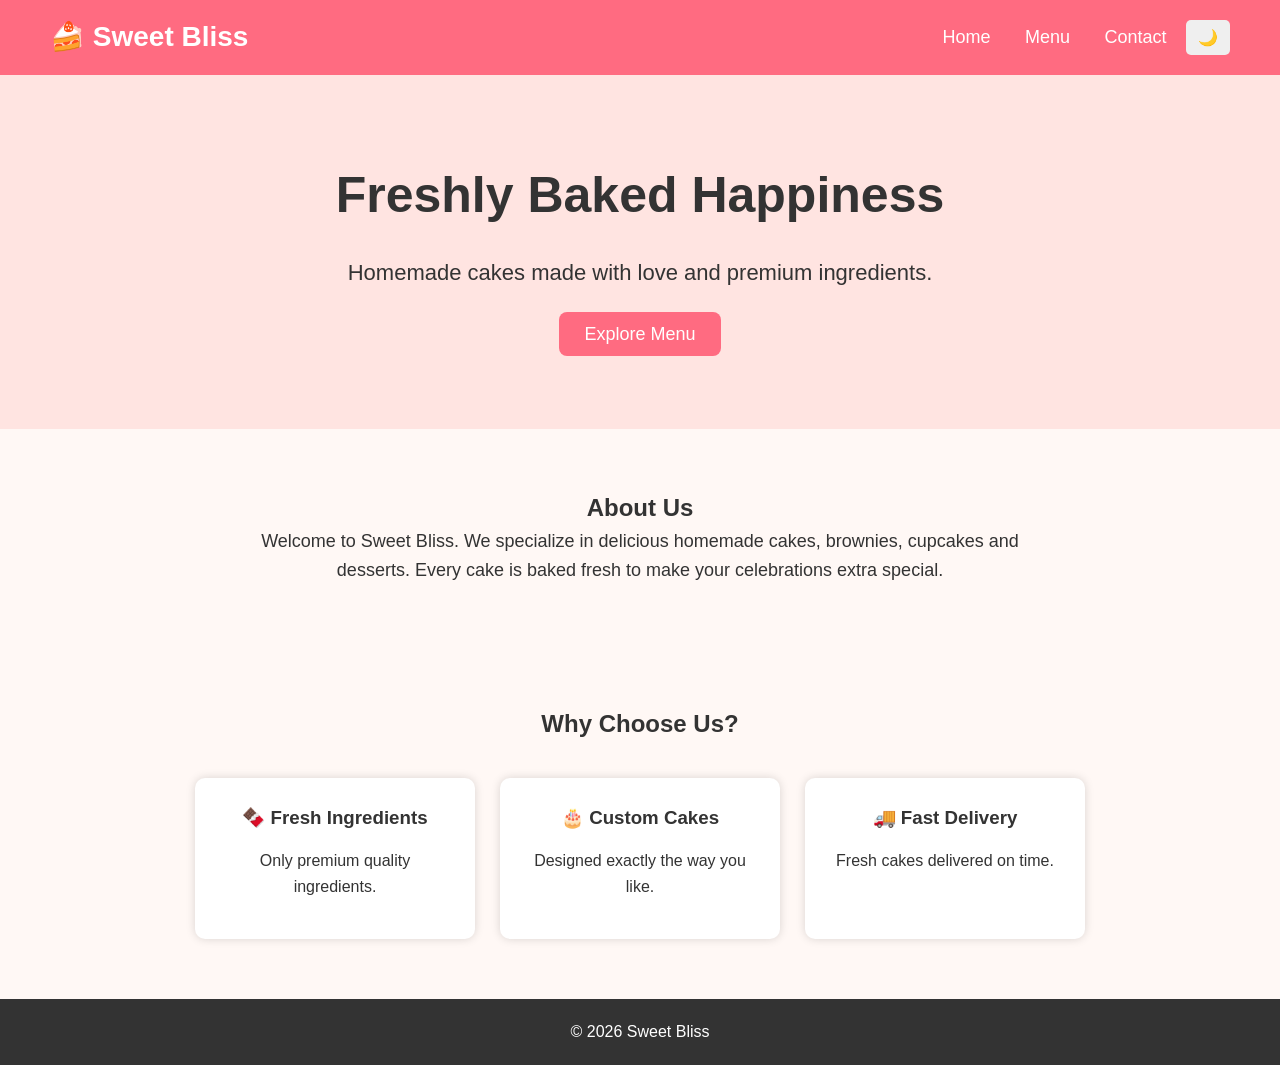
<file: SweetBliss_Assets/index.html>
<!DOCTYPE html>
<html lang="en">
<head>

    <meta charset="UTF-8">
    <meta name="viewport" content="width=device-width, initial-scale=1.0">

    <title>Sweet Bliss</title>

    <link rel="stylesheet" href="css/style.css">
</head>
<body>
<header>
    <div class="logo">
        🍰 Sweet Bliss
    </div>
    <nav>
        <a href="index.html">Home</a>
        <a href="menu.html">Menu</a>
        <a href="contact.html">Contact</a>
        <button onclick="darkMode()">🌙</button>
    </nav>
</header>

<section class="hero">
    <h1>Freshly Baked Happiness</h1>
    <p>
        Homemade cakes made with love and premium ingredients.
    </p>
    <a href="menu.html" class="btn">
        Explore Menu
    </a>
</section>
<section class="about">
    <h2>About Us</h2>
    <p>
        Welcome to Sweet Bliss.
        We specialize in delicious homemade cakes,
        brownies, cupcakes and desserts.

        Every cake is baked fresh to make your
        celebrations extra special.
    </p>
</section>
<section class="features">
    <h2>Why Choose Us?</h2>

<div class="cards">
<div class="card">
<h3>🍫 Fresh Ingredients</h3>
<p>Only premium quality ingredients.</p>
</div>

<div class="card">
<h3>🎂 Custom Cakes</h3>
<p>Designed exactly the way you like.</p>
</div>

<div class="card">
<h3>🚚 Fast Delivery</h3>
<p>Fresh cakes delivered on time.</p>
</div>
</div>
</section>

<footer><p>© 2026 Sweet Bliss</p></footer>

<script src="js/script.js"></script>

</body>
</html>
</file>
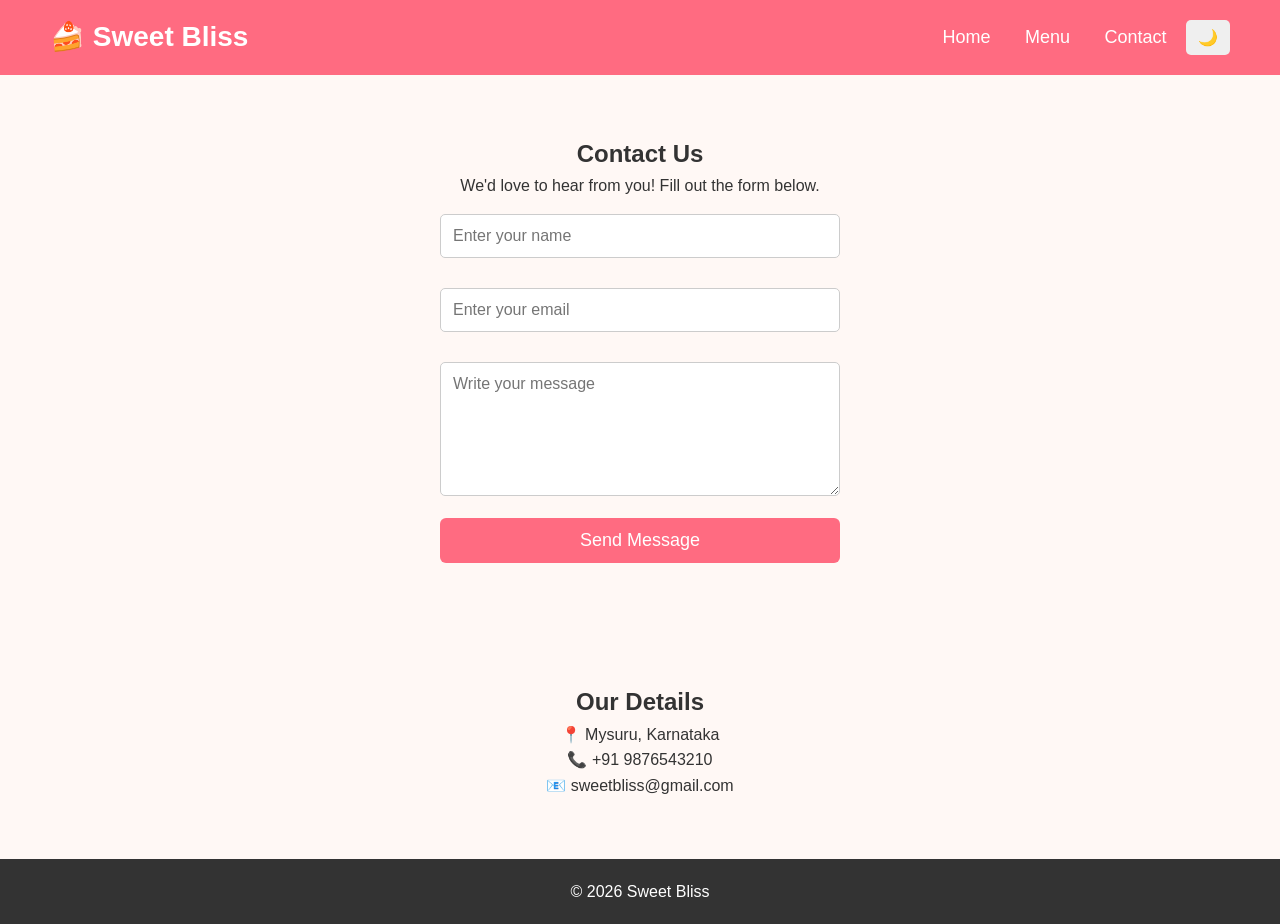
<file: SweetBliss_Assets/contact.html>
<!DOCTYPE html>
<html lang="en">

<head>

    <meta charset="UTF-8">
    <meta name="viewport" content="width=device-width, initial-scale=1.0">

    <title>Sweet Bliss - Contact</title>

    <link rel="stylesheet" href="css/style.css">

</head>

<body>

<header>

    <div class="logo">
        🍰 Sweet Bliss
    </div>

    <nav>

        <a href="index.html">Home</a>
        <a href="menu.html">Menu</a>
        <a href="contact.html">Contact</a>

        <button onclick="darkMode()">🌙</button>

    </nav>

</header>


<section class="contact">

<h1>Contact Us</h1>

<p>
We'd love to hear from you! Fill out the form below.
</p>

<form onsubmit="return validateForm()">

<input
type="text"
id="name"
placeholder="Enter your name">

<input
type="email"
id="email"
placeholder="Enter your email">

<textarea
id="message"
rows="6"
placeholder="Write your message"></textarea>

<button type="submit">
Send Message
</button>

</form>

</section>


<section class="details">

<h2>Our Details</h2>

<p>📍 Mysuru, Karnataka</p>

<p>📞 +91 9876543210</p>

<p>📧 sweetbliss@gmail.com</p>

</section>


<footer>

<p>

© 2026 Sweet Bliss

</p>

</footer>

<script src="js/script.js"></script>

</body>

</html>
</file>
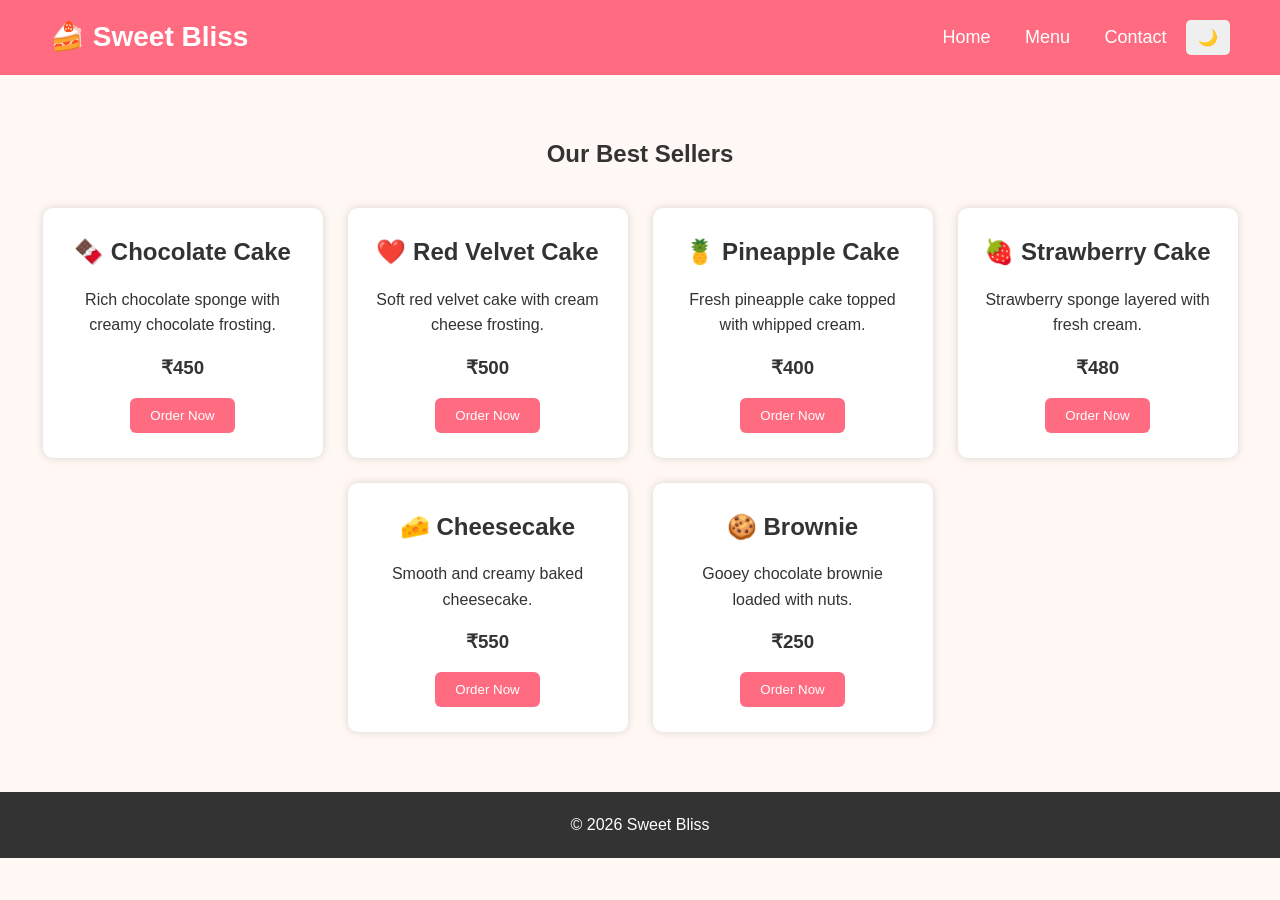
<file: SweetBliss_Assets/menu.html>
<!DOCTYPE html>
<html lang="en">

<head>
    <meta charset="UTF-8">
    <meta name="viewport" content="width=device-width, initial-scale=1.0">
    <title>Sweet Bliss - Menu</title>

    <link rel="stylesheet" href="css/style.css">
</head>

<body>

<header>

    <div class="logo">
        🍰 Sweet Bliss
    </div>

    <nav>

        <a href="index.html">Home</a>
        <a href="menu.html">Menu</a>
        <a href="contact.html">Contact</a>

        <button onclick="darkMode()">🌙</button>

    </nav>

</header>


<section class="menu">

    <h1>Our Best Sellers</h1>

    <div class="cards">

        <div class="card">

            <h2>🍫 Chocolate Cake</h2>

            <p>
                Rich chocolate sponge with creamy chocolate frosting.
            </p>

            <h3>₹450</h3>

            <button onclick="orderCake('Chocolate Cake')">
                Order Now
            </button>

        </div>


        <div class="card">

            <h2>❤️ Red Velvet Cake</h2>

            <p>
                Soft red velvet cake with cream cheese frosting.
            </p>

            <h3>₹500</h3>

            <button onclick="orderCake('Red Velvet Cake')">
                Order Now
            </button>

        </div>


        <div class="card">

            <h2>🍍 Pineapple Cake</h2>

            <p>
                Fresh pineapple cake topped with whipped cream.
            </p>

            <h3>₹400</h3>

            <button onclick="orderCake('Pineapple Cake')">
                Order Now
            </button>

        </div>


        <div class="card">

            <h2>🍓 Strawberry Cake</h2>

            <p>
                Strawberry sponge layered with fresh cream.
            </p>

            <h3>₹480</h3>

            <button onclick="orderCake('Strawberry Cake')">
                Order Now
            </button>

        </div>


        <div class="card">

            <h2>🧀 Cheesecake</h2>

            <p>
                Smooth and creamy baked cheesecake.
            </p>

            <h3>₹550</h3>

            <button onclick="orderCake('Cheesecake')">
                Order Now
            </button>

        </div>


        <div class="card">

            <h2>🍪 Brownie</h2>

            <p>
                Gooey chocolate brownie loaded with nuts.
            </p>

            <h3>₹250</h3>

            <button onclick="orderCake('Brownie')">
                Order Now
            </button>

        </div>

    </div>

</section>

<footer>

<p>

© 2026 Sweet Bliss

</p>

</footer>

<script src="js/script.js"></script>

</body>
</html>
</file>
<file: SweetBliss_Assets/css/style.css>
/* Reset */
* {
    margin: 0;
    padding: 0;
    box-sizing: border-box;
    font-family: Arial, Helvetica, sans-serif;
}

/* Body */
body {
    background: #fff8f5;
    color: #333;
    line-height: 1.6;
}

/* Header */
header {
    background: #ff6b81;
    color: white;
    display: flex;
    justify-content: space-between;
    align-items: center;
    padding: 15px 50px;
    position: sticky;
    top: 0;
}

.logo {
    font-size: 28px;
    font-weight: bold;
}

nav a {
    color: white;
    text-decoration: none;
    margin: 0 15px;
    font-size: 18px;
}

nav a:hover {
    text-decoration: underline;
}

nav button {
    padding: 8px 12px;
    border: none;
    border-radius: 5px;
    cursor: pointer;
    font-size: 16px;
}

/* Hero */
.hero {
    text-align: center;
    padding: 80px 20px;
    background: #ffe4e1;
}

.hero h1 {
    font-size: 50px;
    margin-bottom: 20px;
}

.hero p {
    font-size: 22px;
    margin-bottom: 30px;
}

.btn {
    background: #ff6b81;
    color: white;
    text-decoration: none;
    padding: 12px 25px;
    border-radius: 8px;
    font-size: 18px;
}

.btn:hover {
    background: #e74c67;
}

/* Sections */
.about,
.menu,
.contact,
.features,
.details {
    padding: 60px 40px;
    text-align: center;
}

.about p {
    max-width: 800px;
    margin: auto;
    font-size: 18px;
}

/* Cards */
.cards {
    display: flex;
    justify-content: center;
    gap: 25px;
    flex-wrap: wrap;
    margin-top: 35px;
}

.card {
    background: white;
    width: 280px;
    padding: 25px;
    border-radius: 10px;
    box-shadow: 0 0 10px rgba(0, 0, 0, 0.15);
    transition: 0.3s;
}

.card:hover {
    transform: translateY(-10px);
}

.card h2,
.card h3 {
    margin-bottom: 15px;
}

.card p {
    margin-bottom: 15px;
}

.card button {
    background: #ff6b81;
    color: white;
    border: none;
    padding: 10px 20px;
    border-radius: 6px;
    cursor: pointer;
}

.card button:hover {
    background: #e74c67;
}

/* Form */
form {
    width: 400px;
    max-width: 90%;
    margin: auto;
}

input,
textarea {
    width: 100%;
    padding: 12px;
    margin: 15px 0;
    border-radius: 5px;
    border: 1px solid #ccc;
    font-size: 16px;
}

form button {
    width: 100%;
    background: #ff6b81;
    color: white;
    border: none;
    padding: 12px;
    font-size: 18px;
    border-radius: 6px;
    cursor: pointer;
}

form button:hover {
    background: #e74c67;
}

/* Footer */
footer {
    background: #333;
    color: white;
    text-align: center;
    padding: 20px;
}

/* Dark Mode */
.dark {
    background: #222;
    color: white;
}

.dark header {
    background: #111;
}

.dark .hero {
    background: #444;
}

.dark .card {
    background: #333;
    color: white;
}

.dark footer {
    background: black;
}

/* Responsive */
@media(max-width:768px) {

    header {
        flex-direction: column;
    }

    nav {
        margin-top: 15px;
    }

    .hero h1 {
        font-size: 36px;
    }

    .hero p {
        font-size: 18px;
    }

    .cards {
        flex-direction: column;
        align-items: center;
    }

}
</file>
